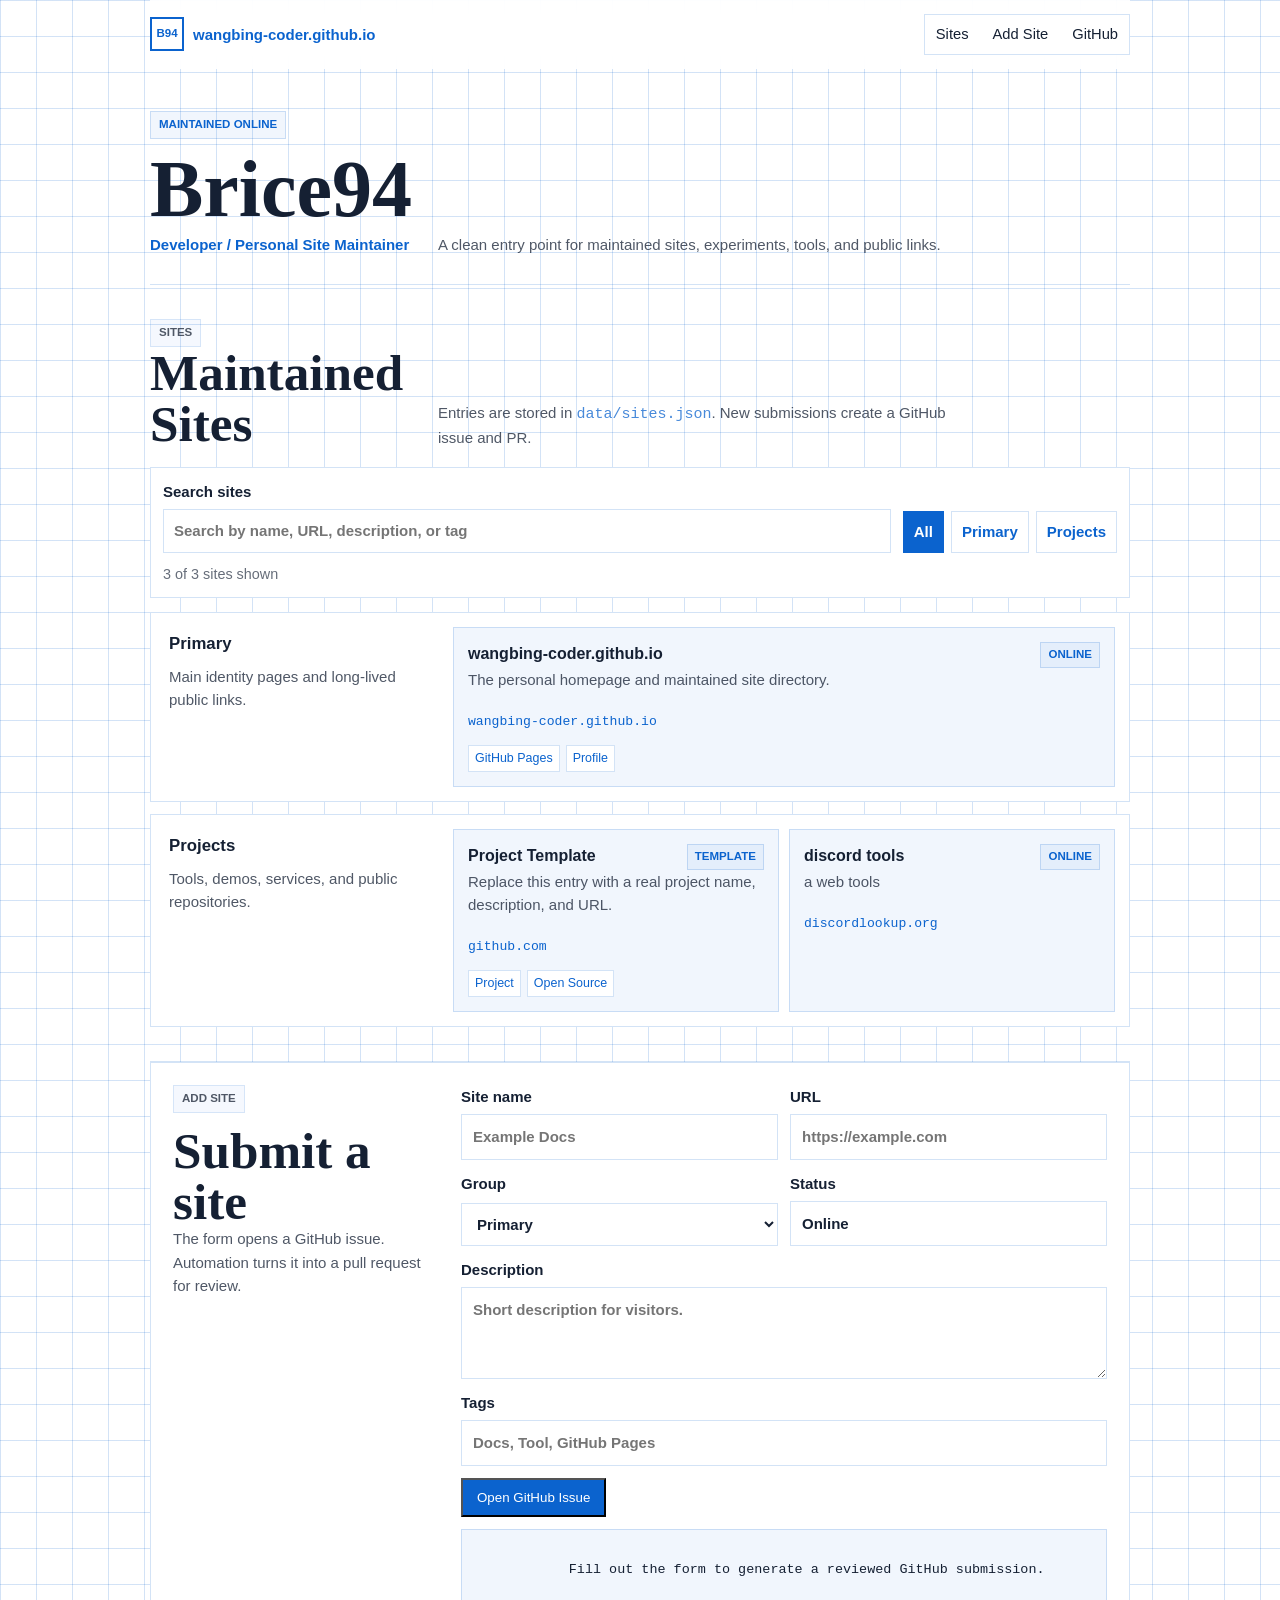
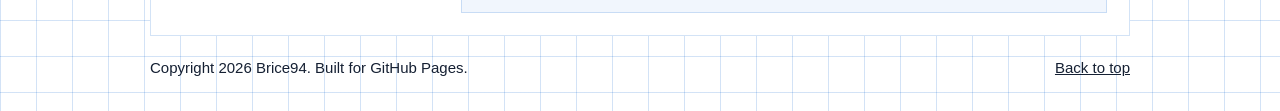
<file: index.html>
<!doctype html>
<html lang="en">
  <head>
    <meta charset="utf-8" />
    <meta name="viewport" content="width=device-width, initial-scale=1" />
    <title>Brice94 - Site Directory</title>
    <meta
      name="description"
      content="A compact personal site directory for maintained sites and tools."
    />
    <meta name="theme-color" content="#ffffff" />
    <meta property="og:title" content="Brice94 - Site Directory" />
    <meta
      property="og:description"
      content="Maintained sites, tools, and public links."
    />
    <meta property="og:type" content="website" />
    <link rel="icon" href="assets/favicon.svg" type="image/svg+xml" />
    <link rel="preload" href="data/sites.json" as="fetch" crossorigin="anonymous" />
    <link rel="stylesheet" href="assets/styles.css" />
  </head>
  <body>
    <header class="site-header" id="top">
      <a class="brand" href="#top" aria-label="Brice94 home">
        <span class="brand-mark">B94</span>
        <span>wangbing-coder.github.io</span>
      </a>
      <nav class="site-nav" aria-label="Primary navigation">
        <a href="#sites">Sites</a>
        <a href="#add-site">Add Site</a>
        <a id="github-link" href="https://github.com/wangbing-coder">GitHub</a>
      </nav>
    </header>

    <main>
      <section class="intro" aria-labelledby="hero-title">
        <p class="section-kicker" id="availability">Maintained online</p>
        <div class="intro-grid">
          <div>
            <h1 id="hero-title">Brice94</h1>
            <p class="hero-role" id="role">Developer / Personal Site Maintainer</p>
          </div>
          <p class="hero-summary" id="summary">
            A compact directory for maintained sites, tools, experiments, and public links.
          </p>
        </div>
      </section>

      <section class="section" id="sites" aria-labelledby="sites-title">
        <div class="section-heading">
          <div>
            <p class="section-kicker">Sites</p>
            <h2 id="sites-title">Maintained Sites</h2>
          </div>
          <p>
            Entries are stored in <code>data/sites.json</code>. New submissions create a GitHub issue and PR.
          </p>
        </div>
                <div class="sites-toolbar" aria-label="Site filters">
          <label class="search-field">
            <span>Search sites</span>
            <input id="site-search" type="search" placeholder="Search by name, URL, description, or tag" />
          </label>
          <div class="filter-set" id="group-filters" aria-label="Filter by group"></div>
          <p class="site-count" id="site-count" aria-live="polite"></p>
        </div>
        <div class="site-groups" id="site-groups"></div>
      </section>

      <section class="section add-site-panel" id="add-site" aria-labelledby="add-site-title">
        <div>
          <p class="section-kicker">Add Site</p>
          <h2 id="add-site-title">Submit a site</h2>
          <p>
            The form opens a GitHub issue. Automation turns it into a pull request for review.
          </p>
        </div>
        <form class="site-form" id="site-form">
          <label>
            Site name
            <input name="name" type="text" placeholder="Example Docs" required />
          </label>
          <label>
            URL
            <input name="url" type="url" placeholder="https://example.com" required />
          </label>
          <label>
            Group
            <select name="group" id="group-select"></select>
          </label>
          <label>
            Status
            <input name="status" type="text" value="Online" required />
          </label>
          <label class="wide">
            Description
            <textarea name="description" rows="3" placeholder="Short description for visitors." required></textarea>
          </label>
          <label class="wide">
            Tags
            <input name="tags" type="text" placeholder="Docs, Tool, GitHub Pages" />
          </label>
          <div class="form-actions wide">
            <button class="button primary" type="submit">Open GitHub Issue</button>
          </div>
          <output class="snippet wide" id="site-snippet" aria-live="polite">
            Fill out the form to generate a reviewed GitHub submission.
          </output>
        </form>
      </section>
    </main>

    <footer class="site-footer">
      <p>Copyright <span id="year"></span> Brice94. Built for GitHub Pages.</p>
      <a href="#top">Back to top</a>
    </footer>

    <script src="assets/app.js"></script>
  </body>
</html>
</file>
<file: assets/styles.css>
:root {
  --white: #ffffff;
  --blue: #0b63ce;
  --ink: #152033;
  --line: rgba(11, 99, 206, 0.18);
  --soft: rgba(11, 99, 206, 0.055);
}

* { box-sizing: border-box; }
html { scroll-behavior: smooth; }

body {
  margin: 0;
  color: var(--ink);
  background:
    linear-gradient(90deg, var(--line) 1px, transparent 1px) 0 0 / 36px 36px,
    linear-gradient(var(--line) 1px, transparent 1px) 0 0 / 36px 36px,
    var(--white);
  font-family: "Segoe UI", "Trebuchet MS", sans-serif;
  font-size: 15px;
  line-height: 1.55;
}

a { color: inherit; }
code { color: var(--blue); font-family: Consolas, "Courier New", monospace; }

.site-header,
main,
.site-footer {
  width: min(980px, calc(100% - 32px));
  margin: 0 auto;
}

.site-header {
  position: sticky;
  top: 0;
  z-index: 10;
  display: flex;
  align-items: center;
  justify-content: space-between;
  gap: 20px;
  padding: 14px 0;
  background: rgba(255, 255, 255, 0.9);
  backdrop-filter: blur(14px);
}

.brand,
.site-nav,
.form-actions,
.site-footer {
  display: flex;
  align-items: center;
}

.brand {
  gap: 9px;
  color: var(--blue);
  text-decoration: none;
  font-weight: 800;
}

.brand-mark {
  display: grid;
  place-items: center;
  width: 34px;
  height: 34px;
  border: 2px solid var(--blue);
  background: var(--white);
  color: var(--blue);
  font-size: 0.72rem;
}

.site-nav {
  gap: 2px;
  border: 1px solid var(--line);
  background: var(--white);
}

.site-nav a {
  padding: 8px 11px;
  color: var(--ink);
  text-decoration: none;
  font-size: 0.92rem;
}

.site-nav a:hover { color: var(--blue); background: var(--soft); }

.intro {
  padding: 42px 0 28px;
  border-bottom: 1px solid var(--line);
}

.intro-grid,
.section-heading,
.site-group,
.add-site-panel {
  display: grid;
  grid-template-columns: 260px minmax(0, 1fr);
  gap: 28px;
}

.section-kicker,
.status {
  width: max-content;
  border: 1px solid var(--line);
  color: var(--blue);
  background: var(--soft);
  font-size: 0.72rem;
  font-weight: 800;
  text-transform: uppercase;
}

.section-kicker { padding: 4px 8px; margin: 0 0 12px; }
.status { flex: 0 0 auto; padding: 3px 7px; }

h1,
h2,
h3,
h4,
p { margin-top: 0; }

h1 {
  margin-bottom: 6px;
  font-family: Georgia, "Times New Roman", serif;
  font-size: clamp(2.7rem, 7vw, 5rem);
  line-height: 0.95;
}

h2 {
  margin-bottom: 0;
  font-family: Georgia, "Times New Roman", serif;
  font-size: clamp(1.9rem, 4vw, 3.2rem);
  line-height: 1;
}

h3 { margin-bottom: 8px; font-size: 1.05rem; }
h4 { margin-bottom: 0; font-size: 1rem; }

.hero-role {
  margin-bottom: 0;
  color: var(--blue);
  font-weight: 800;
}

.hero-summary,
.section-heading p,
.add-site-panel p,
.group-heading p,
.site-card p {
  color: var(--ink);
  opacity: 0.75;
}

.hero-summary { max-width: 560px; margin-bottom: 0; align-self: end; }

.section {
  padding: 34px 0;
  border-bottom: 1px solid var(--line);
}

.section-heading {
  align-items: end;
  margin-bottom: 18px;
}

.section-heading p { max-width: 520px; margin-bottom: 0; }


.sites-toolbar {
  display: grid;
  grid-template-columns: minmax(260px, 1fr) auto;
  gap: 12px;
  align-items: end;
  margin-bottom: 14px;
  padding: 12px;
  border: 1px solid var(--line);
  background: var(--white);
}

.search-field {
  display: grid;
  gap: 6px;
  font-weight: 800;
}

.search-field input {
  width: 100%;
  border: 1px solid var(--line);
  padding: 9px 10px;
  color: var(--ink);
  background: var(--white);
  font: inherit;
}

.filter-set {
  display: flex;
  flex-wrap: wrap;
  justify-content: flex-end;
  gap: 7px;
}

.filter-button {
  border: 1px solid var(--line);
  padding: 8px 10px;
  color: var(--blue);
  background: var(--white);
  font: inherit;
  font-weight: 800;
  cursor: pointer;
}

.filter-button.active,
.filter-button:hover {
  background: var(--blue);
  color: var(--white);
}

.site-count {
  grid-column: 1 / -1;
  margin: -2px 0 0;
  color: var(--ink);
  opacity: 0.65;
  font-size: 0.9rem;
}

.site-meta {
  margin-top: 6px;
  color: var(--blue);
  font-family: Consolas, "Courier New", monospace;
  font-size: 0.82rem;
  overflow-wrap: anywhere;
}

.empty-state {
  margin: 0;
  padding: 18px;
  border: 1px solid var(--line);
  background: var(--white);
  color: var(--ink);
  opacity: 0.72;
}

.site-groups { display: grid; gap: 12px; }

.site-group {
  padding: 14px;
  border: 1px solid var(--line);
  background: var(--white);
}

.group-heading { padding: 4px; }
.group-heading p { margin-bottom: 0; }

.site-list {
  display: grid;
  grid-template-columns: repeat(auto-fit, minmax(220px, 1fr));
  gap: 10px;
}

.site-card {
  display: flex;
  flex-direction: column;
  min-height: 160px;
  padding: 14px;
  border: 1px solid var(--line);
  background: var(--soft);
}

.site-card-top {
  display: flex;
  justify-content: space-between;
  gap: 10px;
  align-items: start;
}

.tag-row {
  display: flex;
  flex-wrap: wrap;
  gap: 6px;
  margin-top: auto;
  padding-top: 12px;
}

.tag-row span {
  padding: 3px 6px;
  color: var(--blue);
  border: 1px solid var(--line);
  background: var(--white);
  font-size: 0.78rem;
}

.button { padding: 10px 14px; }
.button:hover { transform: translateY(-1px); background: var(--soft); }
.site-card h4 a { color: var(--ink); text-decoration: none; }
.site-card h4 a:hover { color: var(--blue); text-decoration: underline; }
.primary { background: var(--blue); color: var(--white); }
.primary:hover { color: var(--blue); }

.add-site-panel {
  padding: 22px;
  border: 1px solid var(--line);
  background: var(--white);
}

.site-form {
  display: grid;
  grid-template-columns: repeat(2, minmax(0, 1fr));
  gap: 12px;
}

.site-form label {
  display: grid;
  gap: 6px;
  font-weight: 800;
}

.site-form input,
.site-form select,
.site-form textarea {
  width: 100%;
  border: 1px solid var(--line);
  padding: 10px 11px;
  color: var(--ink);
  background: var(--white);
  font: inherit;
}

.site-form input:focus,
.site-form select:focus,
.site-form textarea:focus {
  outline: 2px solid var(--blue);
  outline-offset: 1px;
}

.wide { grid-column: 1 / -1; }
.form-actions { flex-wrap: wrap; gap: 10px; }

.snippet {
  display: block;
  min-height: 54px;
  white-space: pre-wrap;
  border: 1px solid var(--line);
  background: var(--soft);
  padding: 10px;
  font-family: Consolas, "Courier New", monospace;
  font-size: 0.84rem;
}

.site-footer {
  justify-content: space-between;
  gap: 20px;
  padding: 20px 0 32px;
}
.site-footer p { margin: 0; }

@media (max-width: 760px) {
  .sites-toolbar { grid-template-columns: 1fr; }
  .filter-set { justify-content: flex-start; }
  .site-header,
  .site-footer { align-items: flex-start; flex-direction: column; }
  .site-nav { width: 100%; overflow-x: auto; }
  .intro-grid,
  .section-heading,
  .site-group,
  .add-site-panel { grid-template-columns: 1fr; }
  .intro { padding-top: 30px; }
}

@media (max-width: 520px) {
  .site-header,
  main,
  .site-footer { width: min(100% - 24px, 980px); }
  .brand { font-size: 0.9rem; }
  .site-nav a { padding: 7px 9px; }
  h1 { font-size: clamp(2.5rem, 18vw, 4rem); }
  .site-form { grid-template-columns: 1fr; }
  .section { padding: 28px 0; }
  .add-site-panel { padding: 16px; }
}
</file>
